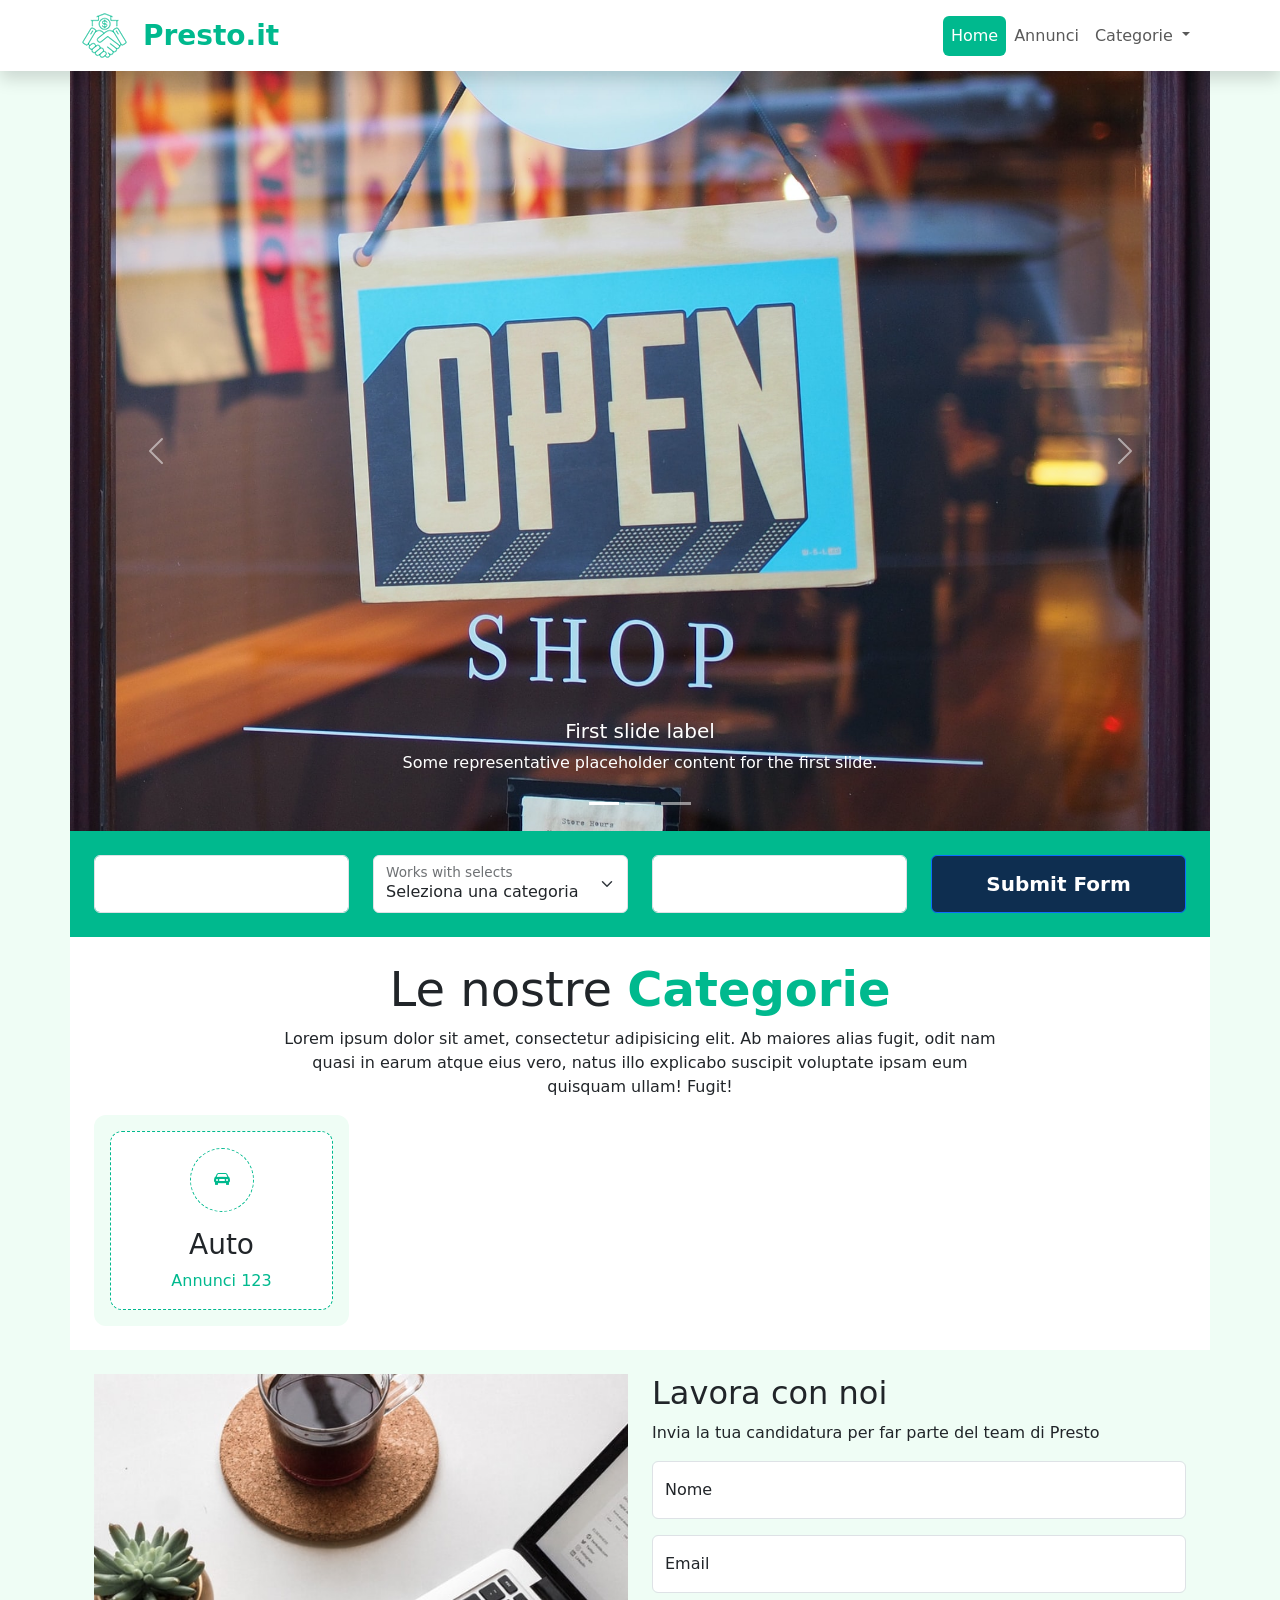
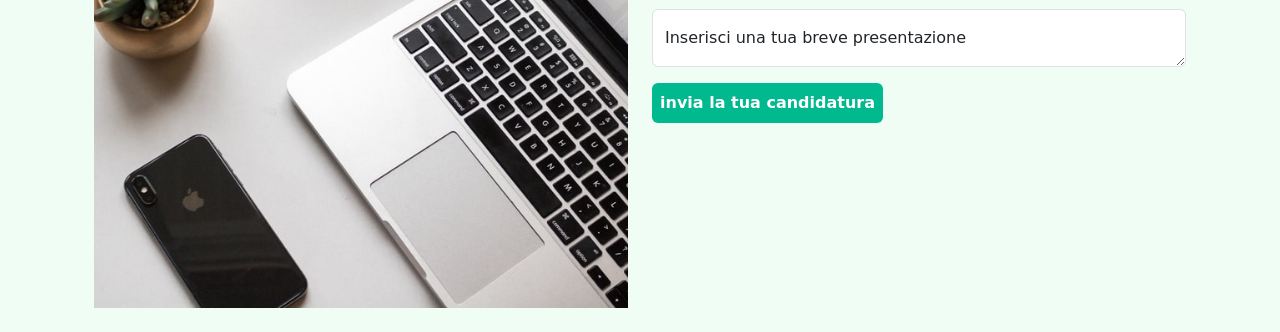
<file: public/index.html>
<!doctype html>
<html lang="en">
<head>
  <meta charset="utf-8">
  <meta name="viewport" content="width=device-width, initial-scale=1">
  <title>Bootstrap demo</title>
  <link href="https://cdn.jsdelivr.net/npm/bootstrap@5.3.6/dist/css/bootstrap.min.css" rel="stylesheet" integrity="sha384-4Q6Gf2aSP4eDXB8Miphtr37CMZZQ5oXLH2yaXMJ2w8e2ZtHTl7GptT4jmndRuHDT" crossorigin="anonymous">
  <link rel="stylesheet" href="https://cdn.jsdelivr.net/npm/bootstrap-icons@1.13.1/font/bootstrap-icons.min.css">
  <link rel="stylesheet" href="/public/css/style.css">
</head>
<body>
  <!-- navbar -->
  <nav class="navbar navbar-expand-lg bg-white shadow sticky-top">
    <div class="container">
      
      <a class="navbar-brand d-flex align-items-center" href="/">
        <img class="me-3" src="/public/img/logo.png" alt="">
        <span class="fw-semibold fs-3 text-primary">Presto.it</span>
      </a>
      
      <button class="navbar-toggler" type="button" data-bs-toggle="collapse" data-bs-target="#navbarSupportedContent" aria-controls="navbarSupportedContent" aria-expanded="false" aria-label="Toggle navigation">
        <span class="navbar-toggler-icon"></span>
      </button>
      
      <div class="collapse navbar-collapse" id="navbarSupportedContent">
        <ul class="navbar-nav ms-auto mb-2 mb-lg-0">
          <li class="nav-item">
            <a class="nav-link active bg-primary rounded fs-6" aria-current="page" href="#">Home</a>
          </li>
          <li class="nav-item">
            <a class="nav-link fs-6" href="#">Annunci</a>
          </li>
          <li class="nav-item dropdown">
            <a class="nav-link dropdown-toggle fs-6" href="#" role="button" data-bs-toggle="dropdown" aria-expanded="false">
              Categorie
            </a>
            <ul class="dropdown-menu">
              <li><a class="dropdown-item" href="#">Action</a></li>
              <li><a class="dropdown-item" href="#">Another action</a></li>
              <li><hr class="dropdown-divider"></li>
              <li><a class="dropdown-item" href="#">Something else here</a></li>
            </ul>
          </li>
        </ul>
      </div>
    </div>
  </nav>
  
  <!-- qui ci va il carosello  --> 
  <header class="container  p-0 ">
    <div id="carouselExampleCaptions" class="carousel slide">
      <div class="carousel-indicators">
        <button type="button" data-bs-target="#carouselExampleCaptions" data-bs-slide-to="0" class="active" aria-current="true" aria-label="Slide 1"></button>
        <button type="button" data-bs-target="#carouselExampleCaptions" data-bs-slide-to="1" aria-label="Slide 2"></button>
        <button type="button" data-bs-target="#carouselExampleCaptions" data-bs-slide-to="2" aria-label="Slide 3"></button>
      </div>
      <div class="carousel-inner carousel-size">
        <div class="carousel-item active">
          <img src="/public/img/announcementsHeader.jpg" class="d-block w-100 " alt="">
          <div class="carousel-caption d-none d-md-block">
            <h5>First slide label</h5>
            <p>Some representative placeholder content for the first slide.</p>
          </div>
        </div>
        <div class="carousel-item">
          <img src="/public/img/announcementsHeader.jpg" class="d-block w-100" alt="...">
          <div class="carousel-caption d-none d-md-block">
            <h5>Second slide label</h5>
            <p>Some representative placeholder content for the second slide.</p>
          </div>
        </div>
        <div class="carousel-item">
          <img src="/public/img/announcementsHeader.jpg" class="d-block w-100" alt="...">
          <div class="carousel-caption d-none d-md-block">
            <h5>Third slide label</h5>
            <p>Some representative placeholder content for the third slide.</p>
          </div>
        </div>
      </div>
      <button class="carousel-control-prev" type="button" data-bs-target="#carouselExampleCaptions" data-bs-slide="prev">
        <span class="carousel-control-prev-icon" aria-hidden="true"></span>
        <span class="visually-hidden">Previous</span>
      </button>
      <button class="carousel-control-next" type="button" data-bs-target="#carouselExampleCaptions" data-bs-slide="next">
        <span class="carousel-control-next-icon" aria-hidden="true"></span>
        <span class="visually-hidden">Next</span>
      </button>
    </div>
  </header>
  
  <!-- form -->
  <main>
    <section class="container p-4 bg-primary">
      <form class="row g-4">
        
        <div class="col-12 col-md-3">
          <div class="form-floating ">
            <input type="text" class="form-control" id="formInput" placeholder="Cerca">
            <label for="floatingSearch">Cerca</label>
          </div>
        </div> 
        
        <div class="col-12 col-md-3">
          <div class="form-floating ">
            <select class="form-select" id="floatingSelect" aria-label="Floating label select example">
              <option selected>Seleziona una categoria</option>
              <option value="1">One</option>
              <option value="2">Two</option>
              <option value="3">Three</option>
            </select>
            <label for="floatingSelect">Works with selects</label>
          </div>
        </div>
        
        <div class="col-12 col-md-3">
          <div class="form-floating">
            <input type="text" class="form-control" id="formInput" placeholder="Cerca">
            <label for="floatingSearch">Cerca</label>
          </div>
        </div>
        
        <div class="col-12 col-md-3 ">
          <button type="submit" class="btn btn-primary text-white fw-semibold fs-5 w-100 h-100 btn-accent-color">Submit Form</button>
        </div>
        
        
      </form>
    </section>
    
    
    <section class="container bg-white text-center p-4">
      <!-- categorie intro -->
      
      <div class="row justify-content-center">
        <div class="col-12 col-md-8">
          <h2 class="display-5">Le nostre <span class="text-primary fw-semibold">Categorie</span> </h2>
          <p>Lorem ipsum dolor sit amet, consectetur adipisicing elit. Ab maiores alias fugit, odit nam quasi in earum atque eius vero, natus illo explicabo suscipit voluptate ipsam eum quisquam ullam! Fugit!
          </p>
        </div>
      </div>
      
      <!-- card --> 
      
      <div class="row g-4">
        <div class="col-12 col-md-6 col-lg-4 col-xl-3">
          <div class="card-category p-3">
            <div class="card-body-category p-3">
              <div class="card-icon-category mb-3">
                <i class="bi bi-car-front-fill"></i> 
              </div>
              <h3>Auto</h3>
              <p class="mb-0">Annunci 123</p>
            </div>
            
          </div> 
        </div>
        
      </div>
      
    </section>
    
  </main>
  <footer>
    <section class="container  p-4 ">
      
      <div class="row ">
        <div class="col-12  col-xl-6">

          <img src="/public/img/workWithUs.jpg" class="d-block w-100 form-img img-fluid" alt="...">
        </div>
        <div class="col-12  col-xl-6">
          <form class=" g-4 ">
            <h2>Lavora <span>con noi </span> </h2>
            <p>Invia la tua candidatura per far parte del team di Presto</p>
            <div class="form-floating mb-3">
              <input type="email" class="form-control" id="floatingInput" placeholder="name@example.com">
              <label for="floatingInput">Nome</label>
            </div>
            <div class="form-floating mb-3">
              <input type="password" class="form-control" id="floatingPassword" placeholder="Password">
              <label for="floatingPassword">Email</label>
            </div>
            <div class="form-floating mb-3">
              <textarea class="form-control" placeholder="Leave a comment here" id="floatingTextarea"></textarea>
              <label for="floatingTextarea">Inserisci una tua breve presentazione</label>
              
            </div>
            <button class="bg-primary border-0 text-white fw-semibold  p-2 h-100 rounded fs-6">invia la tua candidatura</button>
          </form>
        </div>
      </div> 
       
        
      
    
    
    
    
  </section>
  
  
</footer>

<script src="https://cdn.jsdelivr.net/npm/bootstrap@5.3.6/dist/js/bootstrap.bundle.min.js" integrity="sha384-j1CDi7MgGQ12Z7Qab0qlWQ/Qqz24Gc6BM0thvEMVjHnfYGF0rmFCozFSxQBxwHKO" crossorigin="anonymous"></script>
</body>
</html>
</file>
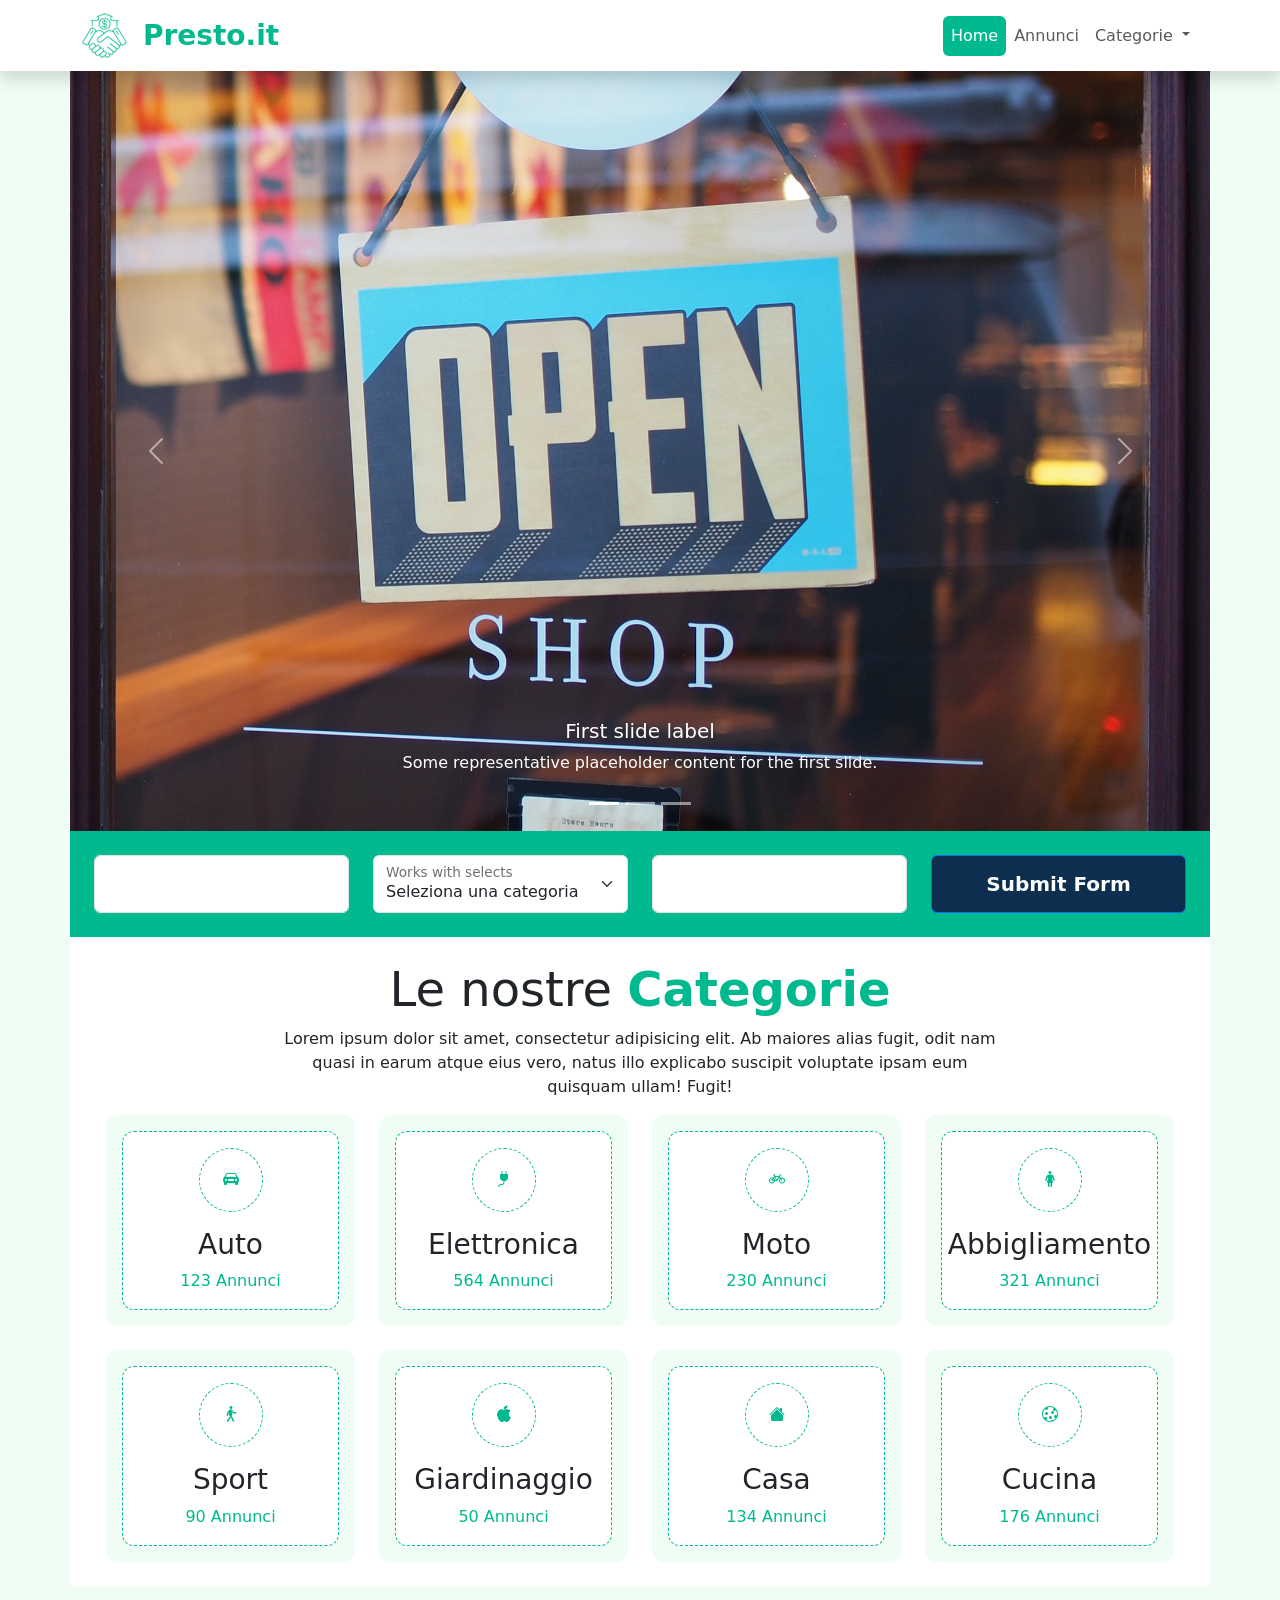
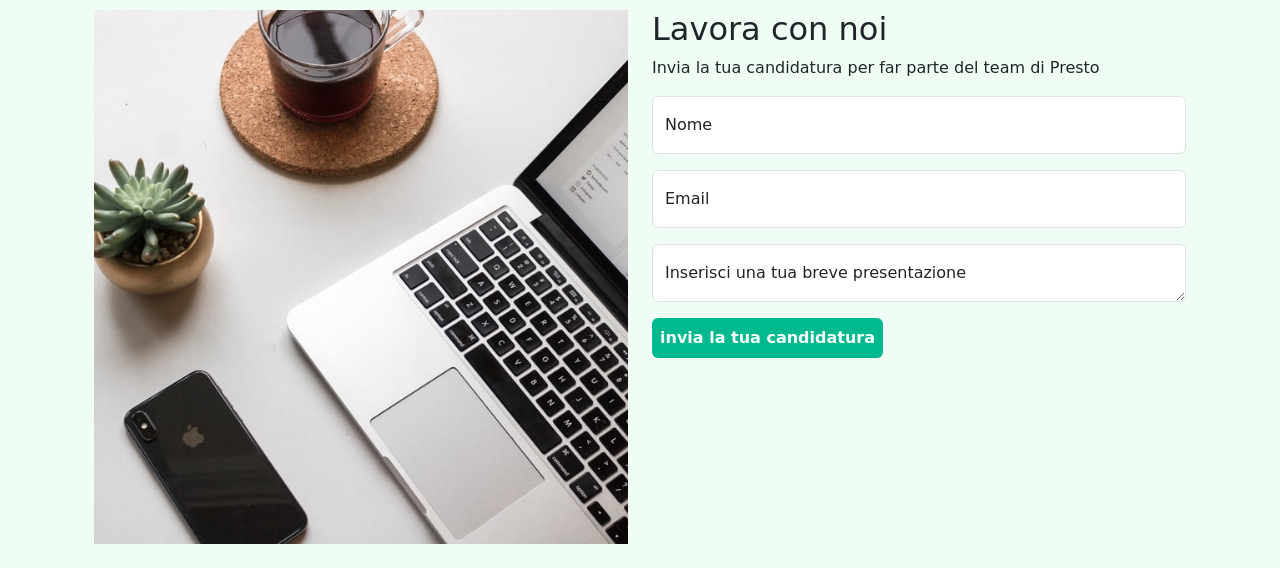
<file: index.Presto.html>
<!doctype html>
<html lang="en">
<head>
  <meta charset="utf-8">
  <meta name="viewport" content="width=device-width, initial-scale=1">
  <title>HOME PRESTO.IT</title>
  <link href="https://cdn.jsdelivr.net/npm/bootstrap@5.3.6/dist/css/bootstrap.min.css" rel="stylesheet" integrity="sha384-4Q6Gf2aSP4eDXB8Miphtr37CMZZQ5oXLH2yaXMJ2w8e2ZtHTl7GptT4jmndRuHDT" crossorigin="anonymous">
  <link rel="stylesheet" href="https://cdn.jsdelivr.net/npm/bootstrap-icons@1.13.1/font/bootstrap-icons.min.css">
  <link rel="stylesheet" href="/public/css/style.css">
</head>
<body>
  <!-- navbar -->
  <nav class="navbar navbar-expand-lg bg-white shadow sticky-top">
    <div class="container">
      
      <a class="navbar-brand d-flex align-items-center" href="/">
        <img class="me-3" src="/public/img/logo.png" alt="">
        <span class="fw-semibold fs-3 text-primary">Presto.it</span>
      </a>
      
      <button class="navbar-toggler" type="button" data-bs-toggle="collapse" data-bs-target="#navbarSupportedContent" aria-controls="navbarSupportedContent" aria-expanded="false" aria-label="Toggle navigation">
        <span class="navbar-toggler-icon"></span>
      </button>
      
      <div class="collapse navbar-collapse" id="navbarSupportedContent">
        <ul class="navbar-nav ms-auto mb-2 mb-lg-0">
          <li class="nav-item">
            <a class="nav-link active bg-primary rounded fs-6" aria-current="page" href="/">Home</a>
          </li>
          <li class="nav-item">
            <a class="nav-link fs-6" href="/announcements.Presto.html">Annunci</a>
          </li>
          <li class="nav-item dropdown">
            <a class="nav-link dropdown-toggle fs-6" href="#" role="button" data-bs-toggle="dropdown" aria-expanded="false">
              Categorie
            </a>
            <ul class="dropdown-menu">
              <li><a class="dropdown-item" href="#">Action</a></li>
              <li><a class="dropdown-item" href="#">Another action</a></li>
              <li><hr class="dropdown-divider"></li>
              <li><a class="dropdown-item" href="#">Something else here</a></li>
            </ul>
          </li>
        </ul>
      </div>
    </div>
  </nav>
  
  <!-- qui ci va il carosello  --> 
  <header class="container  p-0 ">
    <div id="carouselExampleCaptions" class="carousel slide">
      <div class="carousel-indicators">
        <button type="button" data-bs-target="#carouselExampleCaptions" data-bs-slide-to="0" class="active" aria-current="true" aria-label="Slide 1"></button>
        <button type="button" data-bs-target="#carouselExampleCaptions" data-bs-slide-to="1" aria-label="Slide 2"></button>
        <button type="button" data-bs-target="#carouselExampleCaptions" data-bs-slide-to="2" aria-label="Slide 3"></button>
      </div>
      <div class="carousel-inner carousel-size">
        <div class="carousel-item active">
          <img src="/public/img/announcementsHeader.jpg" class="d-block w-100 " alt="">
          <div class="carousel-caption d-none d-md-block">
            <h5>First slide label</h5>
            <p>Some representative placeholder content for the first slide.</p>
          </div>
        </div>
        <div class="carousel-item">
          <img src="/public/img/announcementsHeader.jpg" class="d-block w-100" alt="...">
          <div class="carousel-caption d-none d-md-block">
            <h5>Second slide label</h5>
            <p>Some representative placeholder content for the second slide.</p>
          </div>
        </div>
        <div class="carousel-item">
          <img src="/public/img/announcementsHeader.jpg" class="d-block w-100" alt="...">
          <div class="carousel-caption d-none d-md-block">
            <h5>Third slide label</h5>
            <p>Some representative placeholder content for the third slide.</p>
          </div>
        </div>
      </div>
      <button class="carousel-control-prev" type="button" data-bs-target="#carouselExampleCaptions" data-bs-slide="prev">
        <span class="carousel-control-prev-icon" aria-hidden="true"></span>
        <span class="visually-hidden">Previous</span>
      </button>
      <button class="carousel-control-next" type="button" data-bs-target="#carouselExampleCaptions" data-bs-slide="next">
        <span class="carousel-control-next-icon" aria-hidden="true"></span>
        <span class="visually-hidden">Next</span>
      </button>
    </div>
  </header>
  
  <!-- form -->
  <main>
    <section class="container p-4 bg-primary">
      <form class="row g-4">
        
        <div class="col-12 col-md-3">
          <div class="form-floating ">
            <input type="text" class="form-control" id="searchInput" placeholder="Cerca">
            <label for="floatingSearch">Cerca</label>
          </div>
        </div> 
        
        <div class="col-12 col-md-3">
          <div class="form-floating ">
            <select class="form-select" id="floatingSelect" aria-label="Floating label select example">
              <option selected>Seleziona una categoria</option>
              <option value="1">One</option>
              <option value="2">Two</option>
              <option value="3">Three</option>
            </select>
            <label for="floatingSelect">Works with selects</label>
          </div>
        </div>
        
        <div class="col-12 col-md-3">
          <div class="form-floating">
            <input type="text" class="form-control" id="formInput" placeholder="Cerca">
            <label for="floatingSearch">Cerca</label>
          </div>
        </div>
        
        <div class="col-12 col-md-3 ">
          <button type="submit" class="btn btn-primary text-white fw-semibold fs-5 w-100 h-100 btn-accent-color">Submit Form</button>
        </div>
        
        
      </form>
    </section>
    
    
    <section class="container bg-white text-center p-4">
      <!-- categorie intro -->
      
      <div class="row justify-content-center">
        <div class="col-12 col-md-8">
          <h2 class="display-5">Le nostre <span class="text-primary fw-semibold">Categorie</span> </h2>
          <p>Lorem ipsum dolor sit amet, consectetur adipisicing elit. Ab maiores alias fugit, odit nam quasi in earum atque eius vero, natus illo explicabo suscipit voluptate ipsam eum quisquam ullam! Fugit!
          </p>
        </div>
      </div>
      
      <!-- card --> 
      
      <div class="container ">
        <div class="row g-4" id="categoriesRow">

          <!-- <div class="col-12 col-md-6 col-lg-4 col-xl-3">
            <div class="card-category p-3">
              <div class="card-body-category p-3">
                <div class="card-icon-category mb-3">
                   <i class="bi bi-car-front-fill"></i>
                </div>
                    <h3>Auto</h3>
                    <p class="mb-0"> 123 Annunci</p>   
              </div>
            </div>
          </div> -->

        
        <!-- questi div chiudono il container! -->
        </div>
      </div>
      
    </section>
    
  </main>
  <footer>
    <section class="container  p-4 ">
      
      <div class="row ">
        <div class="col-12  col-xl-6">
          
          <img src="/public/img/workWithUs.jpg" class="d-block w-100 form-img img-fluid" alt="...">
        </div>
        <div class="col-12  col-xl-6">
          <form class=" g-4 ">
            <h2>Lavora <span>con noi </span> </h2>
            <p>Invia la tua candidatura per far parte del team di Presto</p>
            <div class="form-floating mb-3">
              <input type="email" class="form-control" id="floatingInput" placeholder="name@example.com">
              <label for="floatingInput">Nome</label>
            </div>
            <div class="form-floating mb-3">
              <input type="password" class="form-control" id="floatingPassword" placeholder="Password">
              <label for="floatingPassword">Email</label>
            </div>
            <div class="form-floating mb-3">
              <textarea class="form-control" placeholder="Leave a comment here" id="floatingTextarea"></textarea>
              <label for="floatingTextarea">Inserisci una tua breve presentazione</label>
              
            </div>
            <button class="bg-primary border-0 text-white fw-semibold  p-2 h-100 rounded fs-6">invia la tua candidatura</button>
          </form>
        </div>
      </div> 
      
      
      
      
      
      
      
    </section>
    
    
  </footer>
  
  <script src="https://cdn.jsdelivr.net/npm/bootstrap@5.3.6/dist/js/bootstrap.bundle.min.js" integrity="sha384-j1CDi7MgGQ12Z7Qab0qlWQ/Qqz24Gc6BM0thvEMVjHnfYGF0rmFCozFSxQBxwHKO" crossorigin="anonymous"></script>
  <script src="/public/js/index.Presto.js"></script>
</body>
</html>
</file>
<file: public/css/style.css>
:root {
    --primary-color: #00b98e;
    --primary-dark-color: #02ab83;
    --primary-light-color: #02ab83;
    --accent-color: #0e2e50;

    --white: #EFFDF5;
    --neutral: #666565;

    --btn-carousel-size: 48px;
    --footer-carousel-size : 10px
}

body {
    background-color: var(--white);
}

.bg-primary {
    background-color: var(--primary-color) !important;
    color: white !important
    
}

.text-primary {
    color: var(--primary-color) !important;
}

.carousel-size{
    size: var(--btn-carousel-size)!important
}

.btn-accent-color{
    background-color : var(--accent-color) !important;
}




.card-category {
    border-radius: 12px;
    background-color: var(--white);
}



.card-body-category {
    display: flex;
    flex-direction: column;
    align-items: center;

    border: 1px dashed var(--primary-color);
    border-radius: 12px;
    background-color: white;
}


.card-icon-category {
    display: flex;
    justify-content: center;
    align-items: center;

    border: 1px dashed var(--primary-color);
    border-radius: 50%;
    width: 64px;
    height: 64px;

    color: var(--primary-color);
}


.card-body-category p {
    color: var(--primary-color);
}

.card-body-category:hover {
    background-color: var(--primary-color);
    color: var(--white);
    
}

.card-body-category p:hover{
    background-color: var(--primary-color);
    color: var(--white);
    
}

.card-icon-category:hover{
     background-color: var(--white);
    color: var(--primary-color);
    
}

.form-work-w-us{
    display: flex;
    flex-direction: column;
    align-items: flex-end;
   
}


.form-img{
    size : var( --footer-carousel-size) !important
}
</file>
